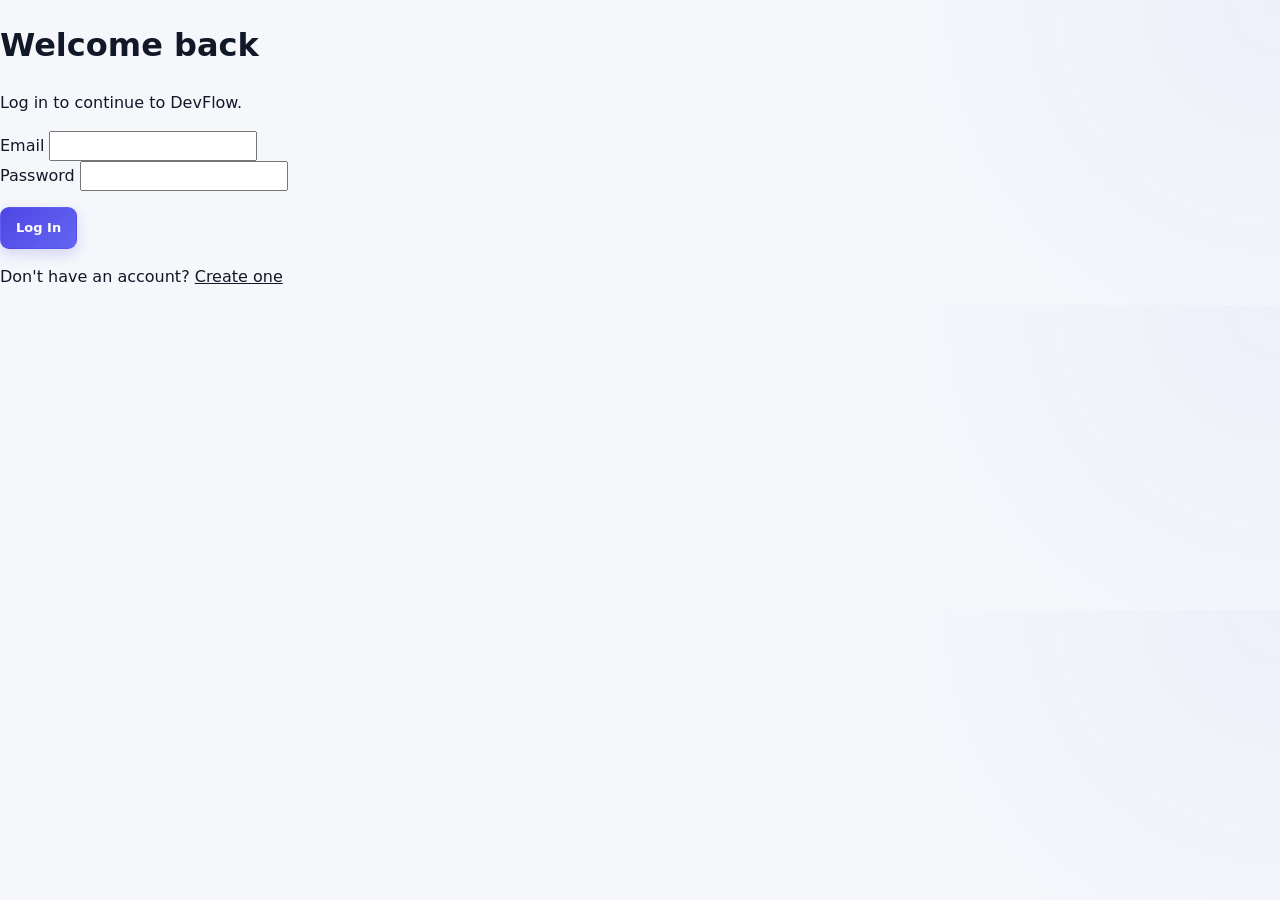
<file: frontend/index.html>
<!DOCTYPE html>
<html lang="en">

<head>

    <meta charset="UTF-8">

    <meta
        name="viewport"
        content="width=device-width, initial-scale=1.0"
    >

    <title>
        DevFlow Dashboard
    </title>

    <link
        rel="stylesheet"
        href="style.css"
    >

</head>


<body>

    <div class="app-layout">


        <!-- =========================
             SIDEBAR
        ========================== -->

        <aside class="sidebar">

            <div class="logo">

                <h1>
                    DevFlow
                </h1>

                <p>
                    Project Management
                </p>

            </div>


            <nav class="sidebar-nav">

                <a
                    href="index.html"
                    class="nav-link active"
                >
                    Dashboard
                </a>


                <a
                    href="projects.html"
                    class="nav-link"
                >
                    Projects
                </a>


                <a
                    href="tasks.html"
                    class="nav-link"
                >
                    Tasks
                </a>


                <a
                    href="clients.html"
                    class="nav-link"
                >
                    Clients
                </a>

            </nav>
            <button type="button" id="logout-button" class="logout-button">Logout</button>

        </aside>



        <!-- =========================
             MAIN CONTENT
        ========================== -->

        <main class="main-content">


            <!-- =========================
                 PAGE HEADER
            ========================== -->

            <header class="page-header">

                <div>

                    <h2>
                        Dashboard
                    </h2>

                    <p>
                        Here's what's happening with your work.
                    </p>

                </div>

            </header>



            <!-- =========================
                 STATISTICS
            ========================== -->

            <section class="stats-grid">


                <div class="stat-card">

                    <span class="stat-label">
                        Total Projects
                    </span>

                    <strong
                        id="total-projects"
                        class="stat-value"
                    >
                        0
                    </strong>

                </div>


                <div class="stat-card">

                    <span class="stat-label">
                        Active Projects
                    </span>

                    <strong
                        id="active-projects"
                        class="stat-value"
                    >
                        0
                    </strong>

                </div>


                <div class="stat-card">

                    <span class="stat-label">
                        Total Tasks
                    </span>

                    <strong
                        id="total-tasks"
                        class="stat-value"
                    >
                        0
                    </strong>

                </div>


                <div class="stat-card">

                    <span class="stat-label">
                        Completed Tasks
                    </span>

                    <strong
                        id="completed-tasks"
                        class="stat-value"
                    >
                        0
                    </strong>

                </div>


            </section>



            <!-- =========================
                 DASHBOARD CONTENT
            ========================== -->

            <section class="dashboard-grid">


                <!-- =========================
                     RECENT PROJECTS
                ========================== -->

                <div class="dashboard-section">

                    <div class="section-header">

                        <div>

                            <h3>
                                Recent Projects
                            </h3>

                            <p>
                                Your latest projects.
                            </p>

                        </div>

                    </div>


                    <div
                        id="recent-projects"
                        class="dashboard-list"
                    >

                        <p class="loading-message">
                            Loading projects...
                        </p>

                    </div>

                </div>



                <!-- =========================
                     RECENT TASKS
                ========================== -->

                <div class="dashboard-section">

                    <div class="section-header">

                        <div>

                            <h3>
                                Recent Tasks
                            </h3>

                            <p>
                                Your latest tasks.
                            </p>

                        </div>

                    </div>


                    <div
                        id="recent-tasks"
                        class="dashboard-list"
                    >

                        <p class="loading-message">
                            Loading tasks...
                        </p>

                    </div>

                </div>


            </section>


        </main>


    </div>


    <script src="auth.js"></script>
    <script src="app.js"></script>

</body>

</html>
</file>
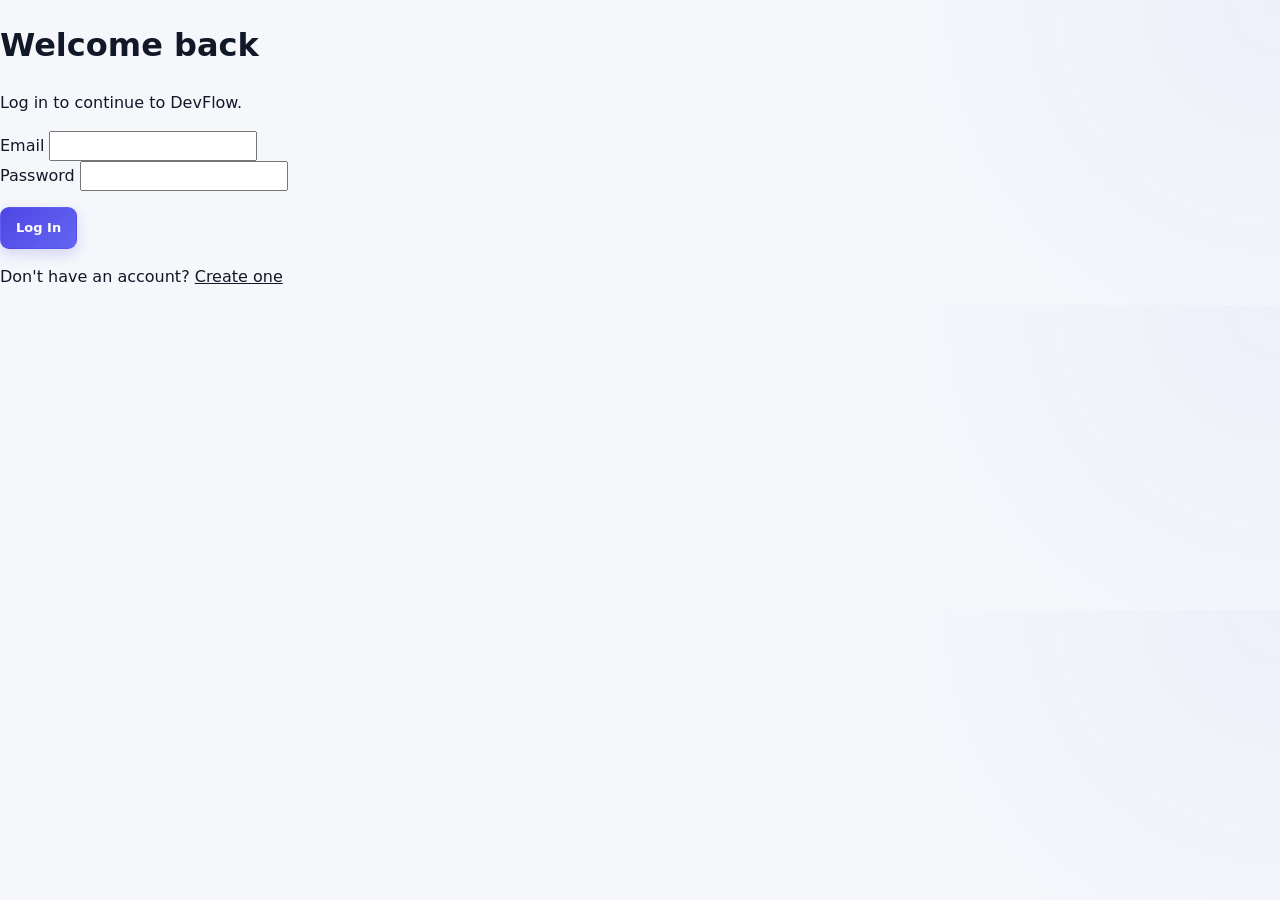
<file: frontend/clients.html>
<!DOCTYPE html>
<html lang="en">

<head>

    <meta charset="UTF-8">

    <meta
        name="viewport"
        content="width=device-width, initial-scale=1.0"
    >

    <title>Clients - DevFlow</title>

    <link
        rel="stylesheet"
        href="style.css"
    >

</head>


<body>

    <div class="app-layout">


        <!-- =================================================
             SIDEBAR
        ================================================== -->

        <aside class="sidebar">

            <div class="logo">

                <h1>
                    DevFlow
                </h1>

                <p>
                    Project Management
                </p>

            </div>


            <nav class="sidebar-nav">

                <a
                    href="index.html"
                    class="nav-link"
                >
                    Dashboard
                </a>


                <a
                    href="projects.html"
                    class="nav-link"
                >
                    Projects
                </a>


                <a
                    href="tasks.html"
                    class="nav-link"
                >
                    Tasks
                </a>


                <a
                    href="clients.html"
                    class="nav-link active"
                >
                    Clients
                </a>

            </nav>


            <button
                type="button"
                id="logout-button"
                class="logout-button"
            >
                Logout
            </button>

        </aside>



        <!-- =================================================
             MAIN CONTENT
        ================================================== -->

        <main class="main-content">


            <!-- =================================================
                 PAGE HEADER
            ================================================== -->

            <header class="page-header clients-page-header">

                <div>

                    <h2>
                        Clients
                    </h2>

                    <p>
                        Manage your clients and keep their information organized.
                    </p>

                </div>


                <button
                    type="button"
                    id="new-client-button"
                    class="primary-button"
                >
                    + New Client
                </button>

            </header>



            <!-- =================================================
                 CLIENTS
            ================================================== -->

            <section>

                <div
                    id="clients-container"
                    class="clients-grid"
                >

                    <div class="empty-state">

                        <h3>
                            Loading clients...
                        </h3>

                        <p>
                            Your clients will appear here.
                        </p>

                    </div>

                </div>

            </section>


        </main>

    </div>



    <!-- =================================================
         CREATE / EDIT CLIENT MODAL
    ================================================== -->

    <div
        id="client-modal"
        class="modal hidden"
    >

        <div class="modal-content">


            <div class="modal-header">

                <div>

                    <h2>
                        Create Client
                    </h2>

                    <p>
                        Add a client to your workspace.
                    </p>

                </div>


                <button
                    type="button"
                    id="close-client-modal"
                    class="close-button"
                    aria-label="Close client modal"
                >
                    &times;
                </button>

            </div>



            <form
                id="client-form"
            >


                <div class="form-group">

                    <label
                        for="client-name"
                    >
                        Name
                    </label>


                    <input
                        type="text"
                        id="client-name"
                        placeholder="e.g. John Doe"
                        required
                    >

                </div>



                <div class="form-group">

                    <label
                        for="client-email"
                    >
                        Email
                    </label>


                    <input
                        type="email"
                        id="client-email"
                        placeholder="client@example.com"
                    >

                </div>



                <div class="form-group">

                    <label
                        for="client-phone"
                    >
                        Phone
                    </label>


                    <input
                        type="tel"
                        id="client-phone"
                        placeholder="+234..."
                    >

                </div>



                <div class="form-group">

                    <label
                        for="client-company"
                    >
                        Company
                    </label>


                    <input
                        type="text"
                        id="client-company"
                        placeholder="Company name"
                    >

                </div>



                <div class="modal-actions">

                    <button
                        type="button"
                        id="cancel-client-button"
                        class="secondary-button"
                    >
                        Cancel
                    </button>


                    <button
                        type="submit"
                        class="primary-button"
                    >
                        Create Client
                    </button>

                </div>


            </form>

        </div>

    </div>



    <!-- =================================================
         DELETE CONFIRMATION MODAL
    ================================================== -->

    <div
        id="confirm-client-modal"
        class="modal hidden"
    >

        <div class="modal-content">


            <div class="modal-header">

                <div>

                    <h2 id="confirm-client-title">
                        Delete Client
                    </h2>

                    <p>
                        This action cannot be undone.
                    </p>

                </div>

            </div>


            <p id="confirm-client-message">
                Are you sure you want to delete this client?
            </p>


            <div class="modal-actions">

                <button
                    type="button"
                    id="cancel-client-delete-button"
                    class="secondary-button"
                >
                    Cancel
                </button>


                <button
                    type="button"
                    id="confirm-client-delete-button"
                    class="danger-button"
                >
                    Delete
                </button>

            </div>


        </div>

    </div>



    <!-- =================================================
         ERROR MODAL
    ================================================== -->

    <div
        id="error-modal"
        class="modal hidden"
    >

        <div class="modal-content">


            <div class="modal-header">

                <div>

                    <h2 id="error-title">
                        Something went wrong
                    </h2>

                </div>

            </div>


            <p id="error-message">
                An unexpected error occurred.
            </p>


            <div class="modal-actions">

                <button
                    type="button"
                    id="close-error-button"
                    class="primary-button"
                >
                    OK
                </button>

            </div>

        </div>

    </div>



    <!-- =================================================
         JAVASCRIPT
    ================================================== -->

    <script src="auth.js"></script>

    <script src="clients.js"></script>

</body>

</html>
</file>
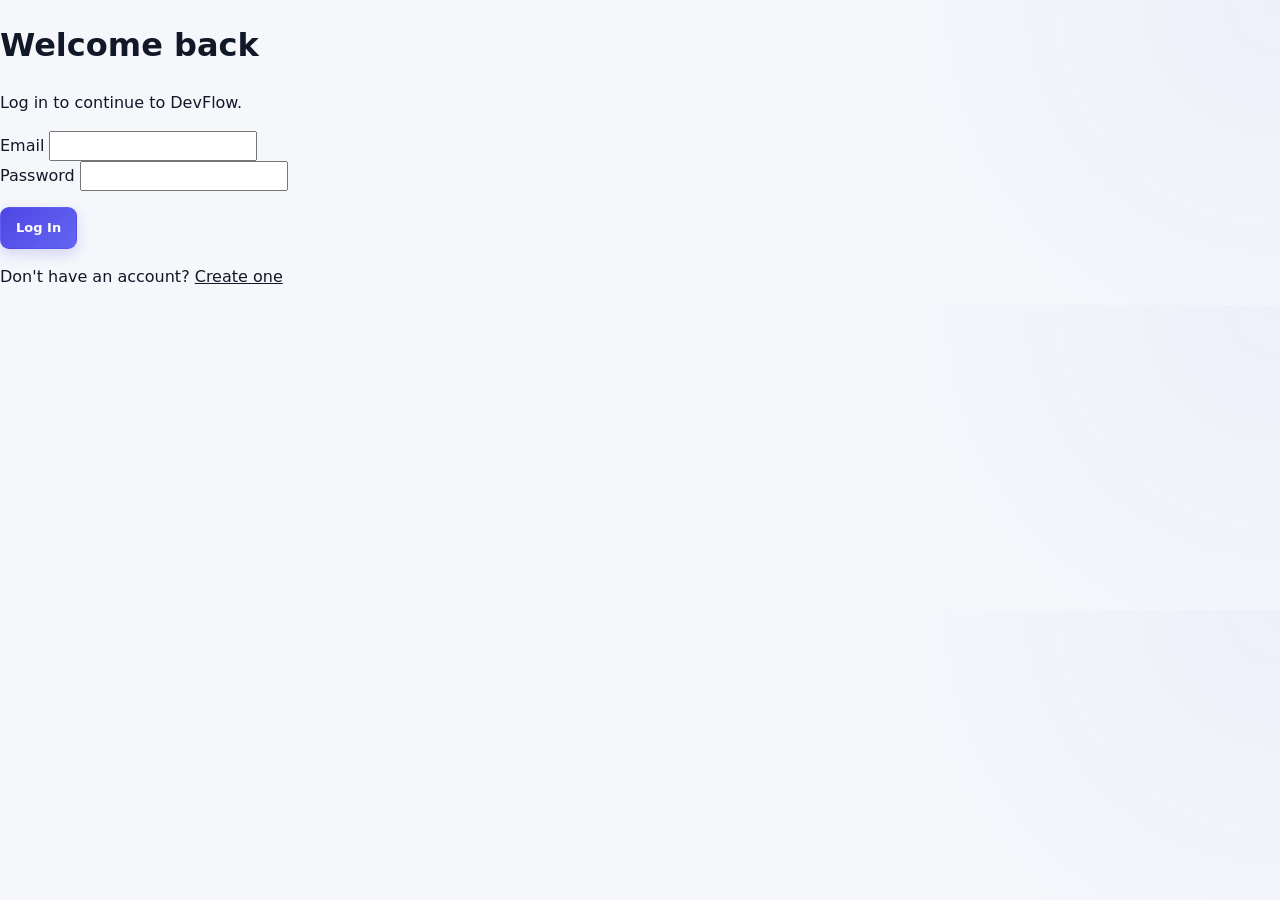
<file: frontend/login.html>
<!DOCTYPE html>
<html lang="en">

<head>

    <meta charset="UTF-8">

    <meta
        name="viewport"
        content="width=device-width, initial-scale=1.0"
    >

    <title>DevFlow - Login</title>

    <link
        rel="stylesheet"
        href="style.css"
    >

</head>


<body>

    <main class="auth-page">

        <div class="auth-card">

            <div class="auth-header">

                <h1>
                    Welcome back
                </h1>

                <p>
                    Log in to continue to DevFlow.
                </p>

            </div>


            <form id="login-form">

                <div class="form-group">

                    <label for="login-email">
                        Email
                    </label>

                    <input
                        type="email"
                        id="login-email"
                        required
                    >

                </div>


                <div class="form-group">

                    <label for="login-password">
                        Password
                    </label>

                    <input
                        type="password"
                        id="login-password"
                        required
                    >

                </div>


                <p
                    id="login-error"
                    class="form-error hidden"
                ></p>


                <button
                    type="submit"
                    class="primary-button auth-button"
                >
                    Log In
                </button>

            </form>


            <div class="auth-footer">

                <p>
                    Don't have an account?
                    <a href="register.html">
                        Create one
                    </a>
                </p>

            </div>

        </div>

    </main>


    <script src="login.js"></script>

</body>

</html>
</file>
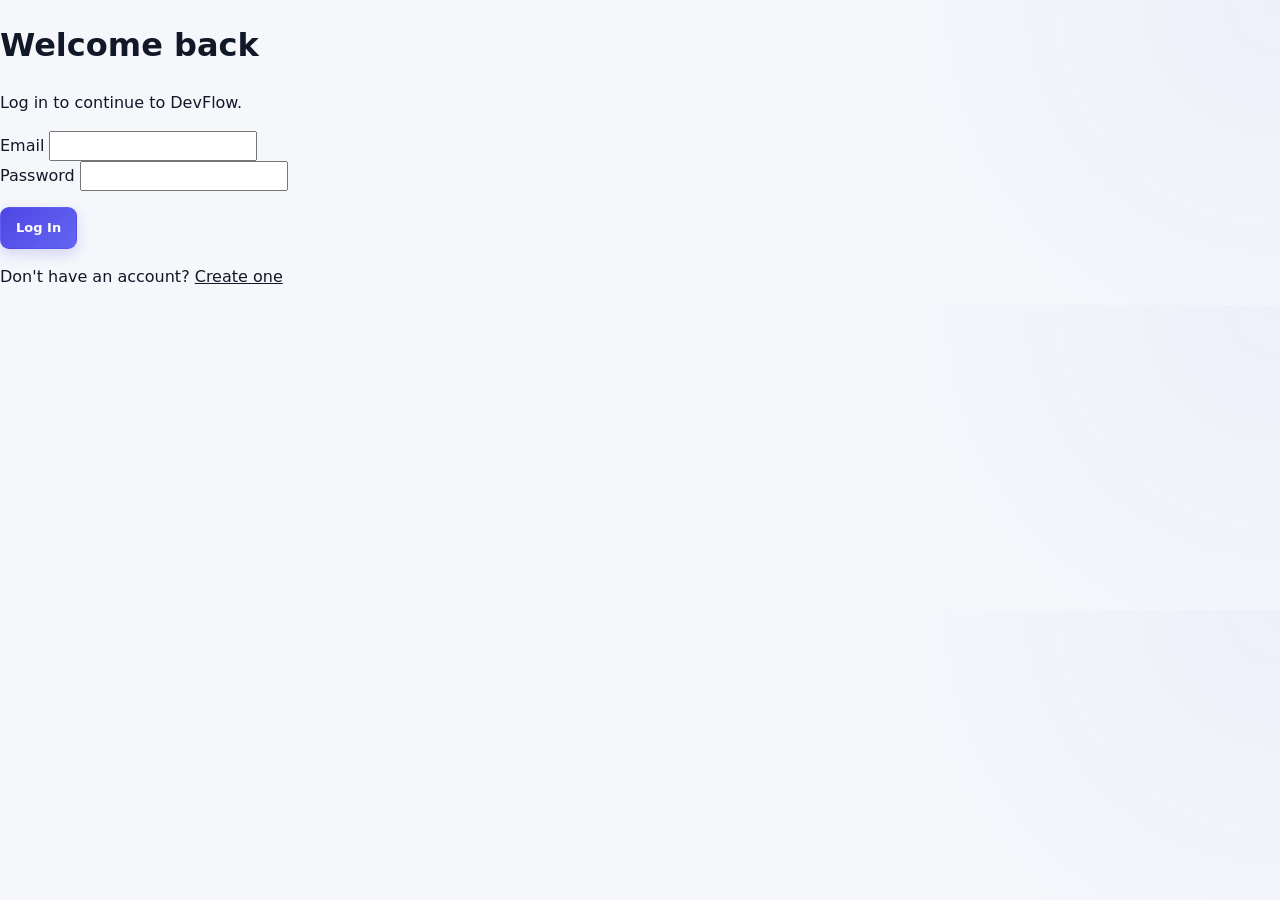
<file: frontend/project.html>
<!DOCTYPE html>
<html lang="en">

<head>

    <meta charset="UTF-8">

    <meta
        name="viewport"
        content="width=device-width, initial-scale=1.0"
    >

    <title>Project Details - DevFlow</title>

    <link
        rel="stylesheet"
        href="style.css"
    >

</head>


<body>

    <div class="app-layout">


        <!-- =================================================
             SIDEBAR
        ================================================== -->

        <aside class="sidebar">

            <div class="logo">

                <h1>
                    DevFlow
                </h1>

                <p>
                    Project Management
                </p>

            </div>


            <nav class="sidebar-nav">

                <a
                    href="index.html"
                    class="nav-link"
                >
                    Dashboard
                </a>


                <a
                    href="projects.html"
                    class="nav-link active"
                >
                    Projects
                </a>


                <a
                    href="tasks.html"
                    class="nav-link"
                >
                    Tasks
                </a>


                <a
                    href="clients.html"
                    class="nav-link"
                >
                    Clients
                </a>

            </nav>


            <button
                type="button"
                id="logout-button"
                class="logout-button"
            >
                Logout
            </button>

        </aside>



        <!-- =================================================
             MAIN CONTENT
        ================================================== -->

        <main class="main-content">


            <!-- =================================================
                 PROJECT HEADER
            ================================================== -->

            <header class="page-header project-details-header">

                <div class="project-details-heading">

                    <a
                        href="projects.html"
                        class="project-back-link"
                    >
                        ← Back to Projects
                    </a>


                    <h2 id="project-name">
                        Project Details
                    </h2>


                    <p id="project-client">
                        Loading project...
                    </p>

                </div>


                <div class="project-header-actions">

                    <a
                        href="index.html"
                        class="secondary-button"
                    >
                        Dashboard
                    </a>

                </div>

            </header>



            <!-- =================================================
                 PROJECT OVERVIEW
            ================================================== -->

            <section class="dashboard-section project-overview-section">

                <div class="section-header">

                    <div>

                        <h3>
                            Project Overview
                        </h3>

                        <p>
                            View project information and manage its details.
                        </p>

                    </div>

                </div>


                <div class="project-overview-grid">


                    <!-- Description -->

                    <div class="project-overview-main">

                        <div class="detail-item">

                            <span class="detail-label">
                                Description
                            </span>


                            <p id="project-description">
                                Loading...
                            </p>

                        </div>

                    </div>



                    <!-- Project Information -->

                    <div class="project-overview-side">

                        <div class="project-summary-card">

                            <span class="detail-label">
                                Client
                            </span>


                            <strong id="project-client-details">
                                Loading...
                            </strong>

                        </div>


                        <div class="project-summary-card">

                            <span class="detail-label">
                                Status
                            </span>


                            <span
                                id="project-status"
                                class="project-status"
                            >
                                Loading...
                            </span>

                        </div>

                    </div>

                </div>



                <!-- Project Progress -->

                <div class="project-progress-section">

                    <div class="project-progress-header">

                        <div>

                            <span class="detail-label">
                                Task Progress
                            </span>

                            <p>
                                Progress is calculated from completed tasks.
                            </p>

                        </div>


                        <strong
                            id="project-progress-value"
                        >
                            0%
                        </strong>

                    </div>


                    <div
                        class="progress-bar project-progress-bar"
                    >

                        <div
                            id="project-progress-fill"
                            class="progress-fill"
                            style="width: 0%"
                        ></div>

                    </div>

                </div>



                <!-- Project Actions -->

                <div class="project-actions">

                    <button
                        type="button"
                        id="edit-project-button"
                        class="primary-button"
                    >
                        Edit Project
                    </button>


                    <button
                        type="button"
                        id="delete-project-button"
                        class="danger-button"
                    >
                        Delete Project
                    </button>

                </div>

            </section>



            <!-- =================================================
                 TASKS SECTION
            ================================================== -->

            <section
                class="dashboard-section tasks-section"
            >

                <div class="section-header">

                    <div>

                        <h3>
                            Project Tasks
                        </h3>


                        <p>
                            Manage the tasks that belong to this project.
                        </p>

                    </div>


                    <button
                        type="button"
                        id="new-task-button"
                        class="primary-button"
                    >
                        + New Task
                    </button>

                </div>



                <div
                    id="tasks-container"
                    class="tasks-list"
                >

                    <div class="empty-state">

                        <h3>
                            No tasks yet
                        </h3>


                        <p>
                            Create your first task for this project.
                        </p>

                    </div>

                </div>

            </section>



            <!-- =================================================
                 EDIT PROJECT MODAL
            ================================================== -->

            <div
                id="edit-modal"
                class="modal hidden"
            >

                <div class="modal-content">


                    <div class="modal-header">

                        <div>

                            <h2>
                                Edit Project
                            </h2>

                            <p>
                                Update your project information.
                            </p>

                        </div>


                        <button
                            type="button"
                            id="close-edit-modal"
                            class="close-button"
                            aria-label="Close edit project modal"
                        >
                            &times;
                        </button>

                    </div>



                    <form
                        id="edit-project-form"
                    >


                        <div class="form-group">

                            <label
                                for="edit-project-name"
                            >
                                Project Name
                            </label>


                            <input
                                type="text"
                                id="edit-project-name"
                                required
                            >

                        </div>



                        <div class="form-group">

                            <label
                                for="edit-project-description"
                            >
                                Description
                            </label>


                            <textarea
                                id="edit-project-description"
                            ></textarea>

                        </div>



                        <div class="form-group">

                            <label
                                for="edit-project-client"
                            >
                                Client
                            </label>


                            <select
                                id="edit-project-client"
                            >

                                <option value="">
                                    No client
                                </option>

                            </select>

                        </div>



                        <div class="form-group">

                            <label
                                for="edit-project-status"
                            >
                                Status
                            </label>


                            <select
                                id="edit-project-status"
                            >

                                <option value="active">
                                    Active
                                </option>


                                <option value="completed">
                                    Completed
                                </option>

                            </select>

                        </div>



                        <div class="form-actions modal-actions">

                            <button
                                type="button"
                                id="cancel-edit-button"
                                class="secondary-button"
                            >
                                Cancel
                            </button>


                            <button
                                type="submit"
                                class="primary-button"
                            >
                                Save Changes
                            </button>

                        </div>


                    </form>

                </div>

            </div>



            <!-- =================================================
                 CREATE TASK MODAL
            ================================================== -->

            <div
                id="task-modal"
                class="modal hidden"
            >

                <div class="modal-content">


                    <div class="modal-header">

                        <div>

                            <h2>
                                Create Task
                            </h2>

                            <p>
                                Add a new task to this project.
                            </p>

                        </div>


                        <button
                            type="button"
                            id="close-task-modal"
                            class="close-button"
                            aria-label="Close create task modal"
                        >
                            &times;
                        </button>

                    </div>



                    <form id="task-form">


                        <div class="form-group">

                            <label
                                for="task-title"
                            >
                                Task Title
                            </label>


                            <input
                                type="text"
                                id="task-title"
                                placeholder="e.g. Build homepage"
                                required
                            >

                        </div>



                        <div class="form-group">

                            <label
                                for="task-description"
                            >
                                Description
                            </label>


                            <textarea
                                id="task-description"
                                placeholder="Describe the task"
                            ></textarea>

                        </div>



                        <div class="form-group">

                            <label
                                for="task-priority"
                            >
                                Priority
                            </label>


                            <select
                                id="task-priority"
                            >

                                <option value="low">
                                    Low
                                </option>


                                <option
                                    value="medium"
                                    selected
                                >
                                    Medium
                                </option>


                                <option value="high">
                                    High
                                </option>

                            </select>

                        </div>



                        <div class="form-group">

                            <label
                                for="task-due-date"
                            >
                                Due Date
                            </label>


                            <input
                                type="date"
                                id="task-due-date"
                            >

                        </div>



                        <div class="form-actions modal-actions">

                            <button
                                type="button"
                                id="cancel-task-button"
                                class="secondary-button"
                            >
                                Cancel
                            </button>


                            <button
                                type="submit"
                                class="primary-button"
                            >
                                Create Task
                            </button>

                        </div>


                    </form>

                </div>

            </div>


        </main>

    </div>



    <!-- =================================================
         EDIT TASK MODAL
    ================================================== -->

    <div
        id="edit-task-modal"
        class="modal hidden"
    >

        <div class="modal-content">


            <div class="modal-header">

                <div>

                    <h2>
                        Edit Task
                    </h2>

                    <p>
                        Update the task details.
                    </p>

                </div>


                <button
                    type="button"
                    class="close-button"
                    id="close-edit-task-button"
                    aria-label="Close edit task modal"
                >
                    &times;
                </button>

            </div>



            <form
                id="edit-task-form"
            >


                <div class="form-group">

                    <label
                        for="edit-task-title"
                    >
                        Task Title
                    </label>


                    <input
                        type="text"
                        id="edit-task-title"
                        required
                    >

                </div>



                <div class="form-group">

                    <label
                        for="edit-task-description"
                    >
                        Description
                    </label>


                    <textarea
                        id="edit-task-description"
                    ></textarea>

                </div>



                <div class="form-group">

                    <label
                        for="edit-task-priority"
                    >
                        Priority
                    </label>


                    <select
                        id="edit-task-priority"
                    >

                        <option value="low">
                            Low
                        </option>


                        <option value="medium">
                            Medium
                        </option>


                        <option value="high">
                            High
                        </option>

                    </select>

                </div>



                <div class="form-group">

                    <label
                        for="edit-task-status"
                    >
                        Status
                    </label>


                    <select
                        id="edit-task-status"
                    >

                        <option value="pending">
                            Pending
                        </option>


                        <option value="in-progress">
                            In Progress
                        </option>


                        <option value="completed">
                            Completed
                        </option>

                    </select>

                </div>



                <div class="form-group">

                    <label
                        for="edit-task-due-date"
                    >
                        Due Date
                    </label>


                    <input
                        type="date"
                        id="edit-task-due-date"
                    >

                </div>



                <div class="modal-actions">

                    <button
                        type="button"
                        id="cancel-edit-task-button"
                        class="secondary-button"
                    >
                        Cancel
                    </button>


                    <button
                        type="submit"
                        class="primary-button"
                    >
                        Save Changes
                    </button>

                </div>


            </form>

        </div>

    </div>



    <!-- =================================================
         CONFIRMATION MODAL
    ================================================== -->

    <div
        id="confirm-modal"
        class="modal hidden"
    >

        <div class="modal-content">


            <h2 id="confirm-title">
                Confirm Action
            </h2>


            <p id="confirm-message">
                Are you sure?
            </p>


            <div class="modal-actions">

                <button
                    type="button"
                    id="cancel-confirm-button"
                    class="secondary-button"
                >
                    Cancel
                </button>


                <button
                    type="button"
                    id="confirm-action-button"
                    class="danger-button"
                >
                    Delete
                </button>

            </div>


        </div>

    </div>



    <!-- =================================================
         ERROR MODAL
    ================================================== -->

    <div
        id="error-modal"
        class="modal hidden"
    >

        <div class="modal-content">

            <h2 id="error-title">
                Something went wrong
            </h2>


            <p id="error-message">
                An unexpected error occurred.
            </p>


            <div class="modal-actions">

                <button
                    type="button"
                    id="close-error-button"
                    class="primary-button"
                >
                    OK
                </button>

            </div>

        </div>

    </div>



    <!-- =================================================
         JAVASCRIPT
    ================================================== -->

    <script src="auth.js"></script>

    <script src="project.js"></script>

    <script src="tasks.js"></script>

</body>

</html>
</file>
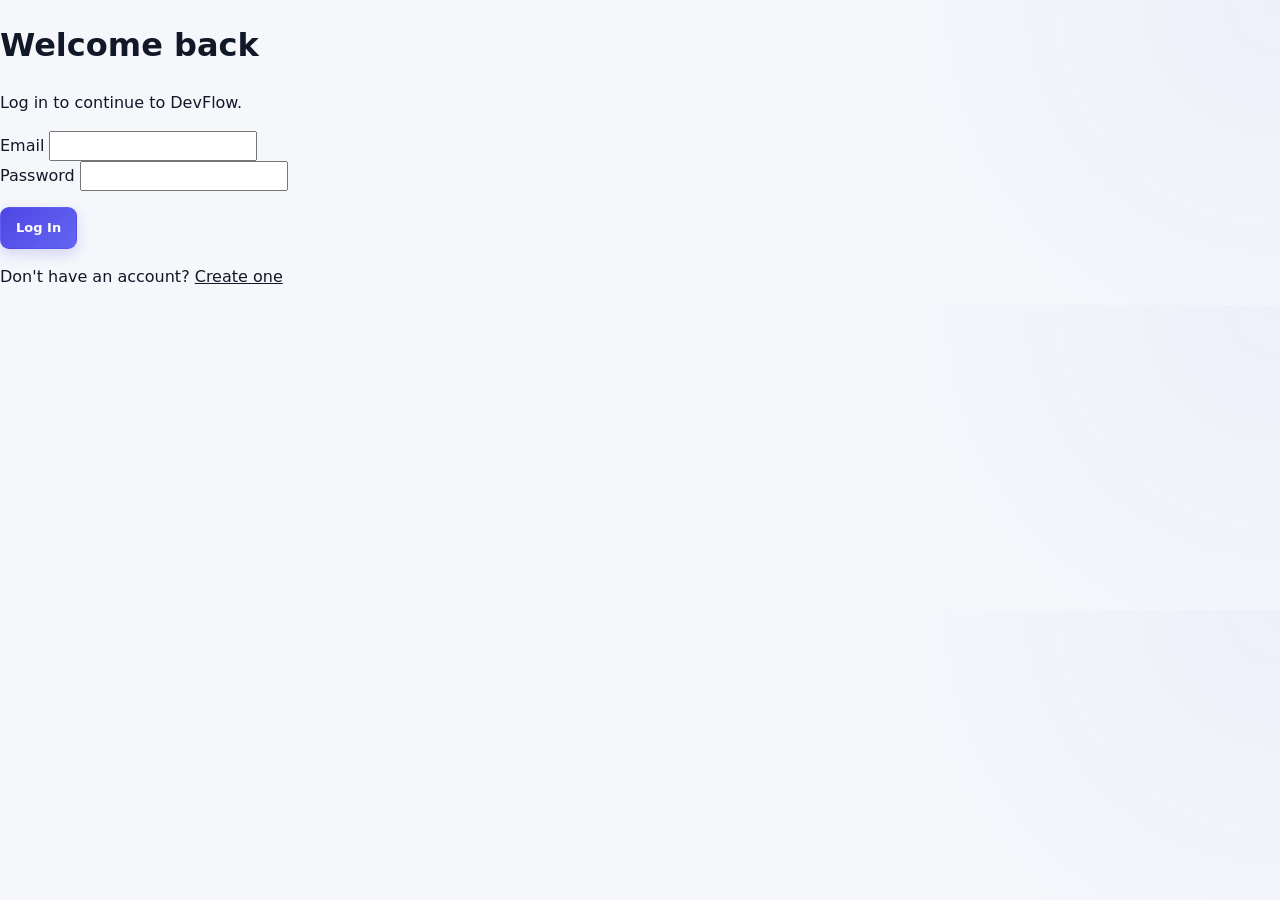
<file: frontend/projects.html>
<!DOCTYPE html>
<html lang="en">

<head>

    <meta charset="UTF-8">

    <meta
        name="viewport"
        content="width=device-width, initial-scale=1.0"
    >

    <title>Projects - DevFlow</title>

    <link
        rel="stylesheet"
        href="style.css"
    >

</head>


<body>

    <div class="app-layout">


        <!-- SIDEBAR -->

        <aside class="sidebar">

            <div class="logo">

                <h1>
                    DevFlow
                </h1>

                <p>
                    Project Management
                </p>

            </div>


            <nav class="sidebar-nav">

                <a
                    href="index.html"
                    class="nav-link"
                >
                    Dashboard
                </a>


                <a
                    href="projects.html"
                    class="nav-link active"
                >
                    Projects
                </a>


                <a
                    href="tasks.html"
                    class="nav-link"
                >
                    Tasks
                </a>


                <a
                    href="clients.html"
                    class="nav-link"
                >
                    Clients
                </a>

            </nav>


            <button
                type="button"
                id="logout-button"
                class="logout-button"
            >
                Logout
            </button>

        </aside>



        <!-- MAIN CONTENT -->

        <main class="main-content">


            <!-- PAGE HEADER -->

            <header class="page-header project-page-header">

                <div>

                    <h2>
                        Projects
                    </h2>

                    <p>
                        Manage your projects and track their progress.
                    </p>

                </div>


                <button
                    type="button"
                    id="new-project-button"
                    class="primary-button"
                >
                    + New Project
                </button>

            </header>



            <!-- PROJECT FILTERS -->

            <section class="project-filters">

                <div class="project-search">

                    <label
                        for="project-search-input"
                        class="sr-only"
                    >
                        Search projects
                    </label>

                    <input
                        type="search"
                        id="project-search-input"
                        placeholder="Search projects..."
                        autocomplete="off"
                    >

                </div>


                <div class="project-status-filter">

                    <label
                        for="project-status-filter"
                        class="sr-only"
                    >
                        Filter projects by status
                    </label>

                    <select
                        id="project-status-filter"
                    >

                        <option value="all">
                            All statuses
                        </option>

                        <option value="active">
                            Active
                        </option>

                        <option value="completed">
                            Completed
                        </option>

                        <option value="on-hold">
                            On Hold
                        </option>

                    </select>

                </div>


                <button
                    type="button"
                    id="clear-project-filters"
                    class="secondary-button"
                >
                    Clear
                </button>

            </section>



            <!-- PROJECT RESULTS -->

            <section>

                <div
                    id="projects-result-summary"
                    class="project-result-summary"
                    aria-live="polite"
                >
                    Showing all projects
                </div>


                <div
                    id="projects-container"
                    class="projects-grid"
                >

                    <div class="empty-state">

                        <h3>
                            Loading projects...
                        </h3>

                    </div>

                </div>

            </section>

        </main>

    </div>



    <!-- CREATE PROJECT MODAL -->

    <div
        id="project-modal"
        class="modal hidden"
    >

        <div class="modal-content">

            <h2>
                Create Project
            </h2>

            <p>
                Add a project to start organizing your work.
            </p>


            <form id="project-form">

                <label for="project-name">
                    Project Name
                </label>

                <input
                    type="text"
                    id="project-name"
                    placeholder="e.g. Business Website"
                    required
                >


                <label for="project-description">
                    Description
                </label>

                <textarea
                    id="project-description"
                    placeholder="What is this project about?"
                ></textarea>


                <label for="project-client">
                    Client
                </label>

                <select id="project-client">

                    <option value="">
                        No client
                    </option>

                </select>


                <div class="modal-actions">

                    <button
                        type="button"
                        id="cancel-project-button"
                        class="secondary-button"
                    >
                        Cancel
                    </button>


                    <button
                        type="submit"
                        class="primary-button"
                    >
                        Create Project
                    </button>

                </div>

            </form>

        </div>

    </div>



    <!-- ERROR MODAL -->

    <div
        id="error-modal"
        class="modal hidden"
    >

        <div class="modal-content">

            <h2 id="error-title">
                Something went wrong
            </h2>

            <p id="error-message">
                An unexpected error occurred.
            </p>


            <div class="modal-actions">

                <button
                    type="button"
                    id="close-error-button"
                    class="primary-button"
                >
                    OK
                </button>

            </div>

        </div>

    </div>



    <script src="auth.js"></script>

    <script src="projects.js?v=2"></script>

</body>

</html>
</file>
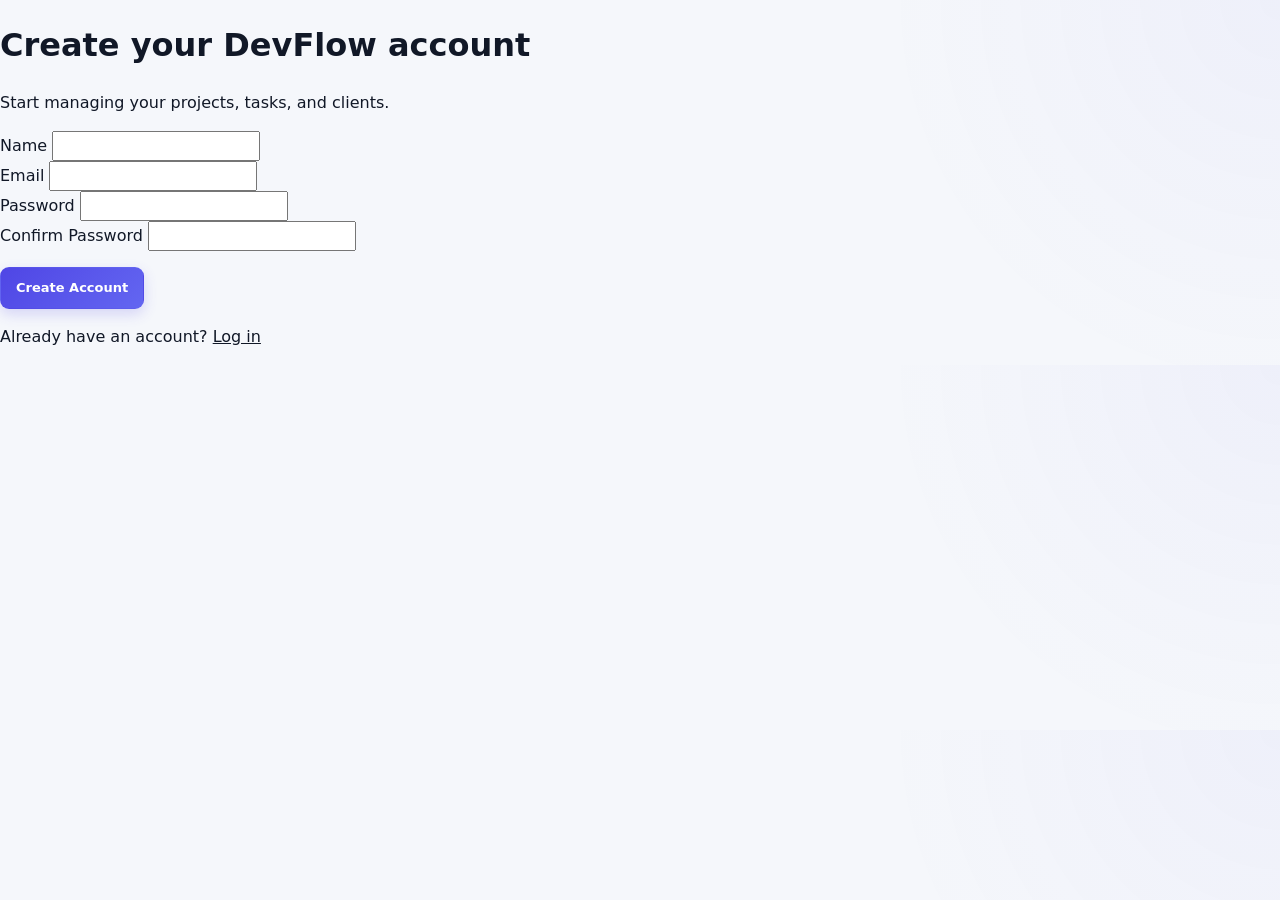
<file: frontend/register.html>
<!DOCTYPE html>
<html lang="en">

<head>

    <meta charset="UTF-8">

    <meta
        name="viewport"
        content="width=device-width, initial-scale=1.0"
    >

    <title>DevFlow - Create Account</title>

    <link
        rel="stylesheet"
        href="style.css"
    >

</head>


<body>

    <main class="auth-page">

        <div class="auth-card">

            <div class="auth-header">

                <h1>
                    Create your DevFlow account
                </h1>

                <p>
                    Start managing your projects,
                    tasks, and clients.
                </p>

            </div>


            <form id="register-form">

                <div class="form-group">

                    <label for="register-name">
                        Name
                    </label>

                    <input
                        type="text"
                        id="register-name"
                        required
                    >

                </div>


                <div class="form-group">

                    <label for="register-email">
                        Email
                    </label>

                    <input
                        type="email"
                        id="register-email"
                        required
                    >

                </div>


                <div class="form-group">

                    <label for="register-password">
                        Password
                    </label>

                    <input
                        type="password"
                        id="register-password"
                        required
                    >

                </div>


                <div class="form-group">

                    <label for="register-confirm-password">
                        Confirm Password
                    </label>

                    <input
                        type="password"
                        id="register-confirm-password"
                        required
                    >

                </div>


                <p
                    id="register-error"
                    class="form-error hidden"
                ></p>


                <button
                    type="submit"
                    class="primary-button auth-button"
                >
                    Create Account
                </button>

            </form>


            <div class="auth-footer">

                <p>
                    Already have an account?
                    <a href="login.html">
                        Log in
                    </a>
                </p>

            </div>

        </div>

    </main>


    <script src="register.js"></script>

</body>

</html>
</file>
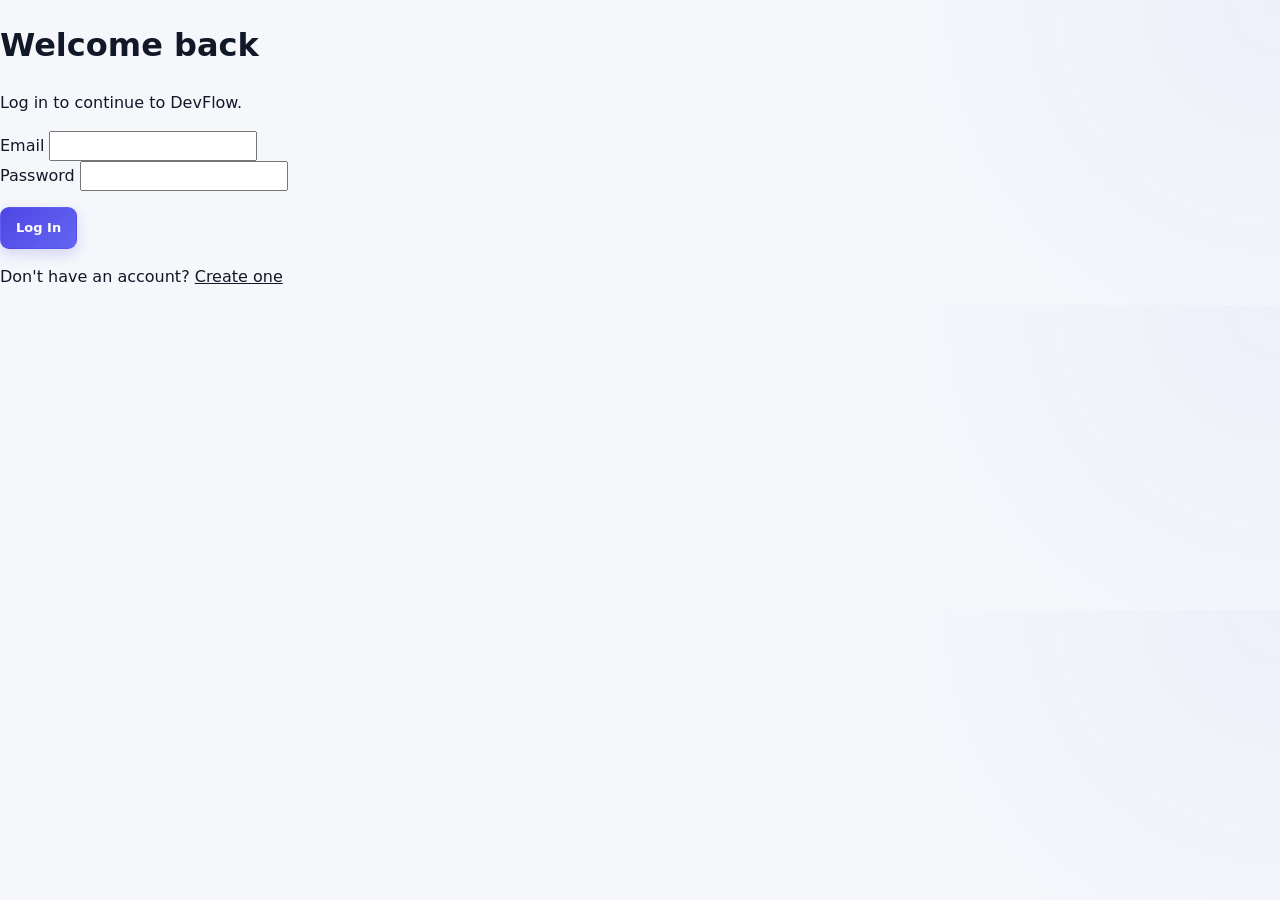
<file: frontend/tasks.html>
<!DOCTYPE html>
<html lang="en">

<head>

    <meta charset="UTF-8">

    <meta
        name="viewport"
        content="width=device-width, initial-scale=1.0"
    >

    <title>Tasks - DevFlow</title>

    <link
        rel="stylesheet"
        href="style.css"
    >

</head>


<body>

    <div class="app-layout">


        <!-- SIDEBAR -->

        <aside class="sidebar">

            <div class="logo">

                <h1>
                    DevFlow
                </h1>

                <p>
                    Project Management
                </p>

            </div>


            <nav class="sidebar-nav">

                <a
                    href="index.html"
                    class="nav-link"
                >
                    Dashboard
                </a>


                <a
                    href="projects.html"
                    class="nav-link"
                >
                    Projects
                </a>


                <a
                    href="tasks.html"
                    class="nav-link active"
                >
                    Tasks
                </a>


                <a
                    href="clients.html"
                    class="nav-link"
                >
                    Clients
                </a>

            </nav>


            <button
                type="button"
                id="logout-button"
                class="logout-button"
            >
                Logout
            </button>

        </aside>



        <!-- MAIN CONTENT -->

        <main class="main-content">


            <!-- PAGE HEADER -->

            <header class="page-header tasks-page-header">

                <div>

                    <h2>
                        Tasks
                    </h2>

                    <p>
                        View your tasks across all projects.
                    </p>

                </div>

            </header>



            <!-- TASK SUMMARY -->

            <section class="task-summary-grid">

                <div class="task-summary-card">

                    <span class="task-summary-label">
                        Total Tasks
                    </span>

                    <strong
                        id="total-tasks"
                        class="task-summary-value"
                    >
                        0
                    </strong>

                </div>


                <div class="task-summary-card">

                    <span class="task-summary-label">
                        Pending
                    </span>

                    <strong
                        id="pending-tasks"
                        class="task-summary-value"
                    >
                        0
                    </strong>

                </div>


                <div class="task-summary-card">

                    <span class="task-summary-label">
                        In Progress
                    </span>

                    <strong
                        id="in-progress-tasks"
                        class="task-summary-value"
                    >
                        0
                    </strong>

                </div>


                <div class="task-summary-card">

                    <span class="task-summary-label">
                        Completed
                    </span>

                    <strong
                        id="completed-tasks"
                        class="task-summary-value"
                    >
                        0
                    </strong>

                </div>

            </section>



            <!-- TASK LIST -->

            <section>

                <div class="section-header tasks-section-header">

                    <div>

                        <h3>
                            All Tasks
                        </h3>

                        <p>
                            Tasks from all your projects.
                        </p>

                    </div>

                </div>


                <div
                    id="tasks-container"
                    class="tasks-page-list"
                >

                    <div class="empty-state">

                        <h3>
                            Loading tasks...
                        </h3>

                        <p>
                            Your tasks will appear here.
                        </p>

                    </div>

                </div>

            </section>


        </main>

    </div>



    <script src="auth.js"></script>

    <script src="tasks-page.js?v=2"></script>

</body>

</html>
</file>
<file: frontend/style.css>
/* =========================================================
   DEVFLOW DESIGN SYSTEM
========================================================= */

:root {
    --primary: #4f46e5;
    --primary-dark: #4338ca;
    --primary-soft: #eef2ff;

    --success: #059669;
    --success-soft: #ecfdf5;

    --warning: #d97706;
    --warning-soft: #fffbeb;

    --danger: #dc2626;
    --danger-dark: #b91c1c;
    --danger-soft: #fef2f2;

    --text-main: #111827;
    --text-secondary: #6b7280;
    --text-light: #9ca3af;

    --background: #f5f7fb;
    --surface: #ffffff;
    --surface-soft: #f9fafb;

    --border: #e5e7eb;
    --border-strong: #d1d5db;

    --sidebar: #111827;
    --sidebar-soft: #1f2937;

    --radius-sm: 8px;
    --radius-md: 12px;
    --radius-lg: 16px;

    --shadow-sm:
        0 1px 2px rgba(15, 23, 42, 0.04);

    --shadow-md:
        0 8px 24px rgba(15, 23, 42, 0.07);

    --transition:
        0.2s ease;
}


/* =========================================================
   GLOBAL STYLES
========================================================= */

* {
    box-sizing: border-box;
}


html {
    scroll-behavior: smooth;
}


body {
    margin: 0;
    font-family:
        Inter,
        ui-sans-serif,
        system-ui,
        -apple-system,
        BlinkMacSystemFont,
        "Segoe UI",
        sans-serif;

    background:
        radial-gradient(
            circle at top right,
            rgba(79, 70, 229, 0.04),
            transparent 30%
        ),
        var(--background);

    color: var(--text-main);

    line-height: 1.5;

    -webkit-font-smoothing: antialiased;
}


button,
input,
textarea,
select {
    font: inherit;
}


button {
    cursor: pointer;
}


button,
a,
input,
textarea,
select {
    -webkit-tap-highlight-color: transparent;
}


a {
    color: inherit;
}


::selection {
    background: #c7d2fe;
    color: #312e81;
}


/* =========================================================
   APP LAYOUT
========================================================= */

.app-layout {
    display: flex;
    min-height: 100vh;
}


/* =========================================================
   SIDEBAR
========================================================= */

.sidebar {
    width: 250px;
    min-height: 100vh;

    background:
        linear-gradient(
            180deg,
            #111827 0%,
            #0f172a 100%
        );

    color: white;

    padding: 28px 18px;

    flex-shrink: 0;

    display: flex;
    flex-direction: column;

    border-right: 1px solid
        rgba(255, 255, 255, 0.05);
}


.logo {
    padding: 0 8px;
}


.logo h1 {
    margin: 0;

    font-size: 25px;
    font-weight: 800;

    letter-spacing: -0.7px;
}


.logo p {
    margin: 5px 0 0;

    color: #9ca3af;

    font-size: 12px;

    letter-spacing: 0.2px;
}


.sidebar-nav {
    display: flex;
    flex-direction: column;

    gap: 6px;

    margin-top: 42px;
}


.nav-link {
    display: flex;
    align-items: center;

    min-height: 44px;

    padding: 11px 13px;

    border-radius: 10px;

    color: #cbd5e1;

    text-decoration: none;

    font-size: 14px;
    font-weight: 500;

    transition:
        background var(--transition),
        color var(--transition),
        transform var(--transition);
}


.nav-link:hover {
    background: rgba(255, 255, 255, 0.07);
    color: white;

    transform: translateX(2px);
}


.nav-link.active {
    background:
        linear-gradient(
            135deg,
            #4f46e5,
            #6366f1
        );

    color: white;

    box-shadow:
        0 6px 18px
        rgba(79, 70, 229, 0.25);
}


/* =========================================================
   LOGOUT
========================================================= */

.logout-button {
    width: 100%;

    min-height: 44px;

    padding: 11px 16px;

    margin-top: auto;

    border: 1px solid
        rgba(255, 255, 255, 0.08);

    border-radius: 10px;

    background:
        rgba(255, 255, 255, 0.05);

    color: #fca5a5;

    font-size: 14px;
    font-weight: 600;

    transition:
        background var(--transition),
        color var(--transition);
}


.logout-button:hover {
    background:
        rgba(220, 38, 38, 0.15);

    color: #fecaca;
}


/* =========================================================
   MAIN CONTENT
========================================================= */

.main-content {
    flex: 1;

    min-width: 0;

    padding: 38px;

    max-width: 1600px;
}


/* =========================================================
   PAGE HEADER
========================================================= */

.page-header {
    margin-bottom: 30px;
}


.page-header h2 {
    margin: 0;

    font-size: clamp(
        26px,
        3vw,
        34px
    );

    line-height: 1.15;

    letter-spacing: -0.8px;
}


.page-header p {
    margin: 8px 0 0;

    color: var(--text-secondary);

    font-size: 14px;
}


/* =========================================================
   STATISTICS
========================================================= */

.stats-grid {
    display: grid;

    grid-template-columns:
        repeat(4, minmax(0, 1fr));

    gap: 16px;
}


.stat-card {
    position: relative;

    background: var(--surface);

    border: 1px solid var(--border);

    border-radius: var(--radius-md);

    padding: 22px;

    box-shadow: var(--shadow-sm);

    overflow: hidden;

    transition:
        transform var(--transition),
        box-shadow var(--transition),
        border-color var(--transition);
}


.stat-card::before {
    content: "";

    position: absolute;

    left: 0;
    top: 0;

    width: 4px;
    height: 100%;

    background:
        linear-gradient(
            180deg,
            var(--primary),
            #818cf8
        );
}


.stat-card:hover {
    transform: translateY(-2px);

    border-color: #c7d2fe;

    box-shadow: var(--shadow-md);
}


.stat-label {
    display: block;

    color: var(--text-secondary);

    font-size: 13px;
    font-weight: 600;

    margin-bottom: 9px;
}


.stat-value {
    display: block;

    font-size: 30px;

    line-height: 1;

    font-weight: 800;

    letter-spacing: -1px;

    color: var(--text-main);
}


/* =========================================================
   DASHBOARD GRID
========================================================= */

.dashboard-grid {
    display: grid;

    grid-template-columns:
        repeat(2, minmax(0, 1fr));

    gap: 20px;

    margin-top: 24px;
}


.dashboard-section {
    background: var(--surface);

    border: 1px solid var(--border);

    border-radius: var(--radius-md);

    padding: 22px;

    box-shadow: var(--shadow-sm);
}


/* =========================================================
   SECTION HEADER
========================================================= */

.section-header {
    display: flex;

    justify-content: space-between;

    align-items: center;

    gap: 16px;

    margin-bottom: 20px;
}


.section-header h3 {
    margin: 0;

    font-size: 18px;

    letter-spacing: -0.2px;
}


.section-header p {
    margin: 5px 0 0;

    color: var(--text-secondary);

    font-size: 13px;
}


/* =========================================================
   DASHBOARD LISTS
========================================================= */

.dashboard-list {
    display: flex;

    flex-direction: column;

    gap: 10px;
}


.loading-message {
    color: var(--text-secondary);

    font-size: 14px;
}


.dashboard-item {
    border: 1px solid var(--border);

    border-radius: var(--radius-sm);

    padding: 15px;

    background: var(--surface-soft);

    transition:
        border-color var(--transition),
        background var(--transition),
        transform var(--transition);
}


.dashboard-item:hover {
    border-color: #c7d2fe;

    background: #fafaff;

    transform: translateY(-1px);
}


.dashboard-item h4 {
    margin: 0 0 5px;

    font-size: 15px;
}


.dashboard-item p {
    margin: 0;

    color: var(--text-secondary);

    font-size: 13px;

    line-height: 1.5;
}


.dashboard-item-meta {
    display: flex;

    flex-wrap: wrap;

    gap: 7px;

    margin-top: 10px;
}


.dashboard-badge {
    display: inline-flex;

    align-items: center;

    min-height: 25px;

    padding: 4px 9px;

    border-radius: 999px;

    background: var(--primary-soft);

    color: #4338ca;

    font-size: 11px;

    font-weight: 700;
}


/* =========================================================
   EMPTY STATE
========================================================= */

.empty-state {
    text-align: center;

    padding: 45px 20px;
}


.empty-state h3 {
    margin: 0 0 7px;

    font-size: 17px;
}


.empty-state p {
    margin: 0;

    color: var(--text-secondary);

    font-size: 14px;
}


/* =========================================================
   PROJECT PAGE
========================================================= */

.project-details {
    display: flex;

    flex-direction: column;

    gap: 22px;
}


.detail-item {
    padding-bottom: 18px;

    border-bottom: 1px solid var(--border);
}


.detail-item:last-child {
    border-bottom: none;
}


.detail-item p {
    margin: 7px 0 0;

    color: var(--text-secondary);

    line-height: 1.6;
}


.project-actions {
    display: flex;

    flex-wrap: wrap;

    gap: 10px;

    margin-top: 24px;
}


.tasks-section {
    margin-top: 26px;
}


.tasks-list {
    display: flex;

    flex-direction: column;

    gap: 12px;
}


/* =========================================================
   TASK CARDS
========================================================= */

.task-card {
    border: 1px solid var(--border);

    border-radius: var(--radius-md);

    padding: 18px;

    background: var(--surface);

    box-shadow: var(--shadow-sm);

    transition:
        border-color var(--transition),
        box-shadow var(--transition),
        transform var(--transition);
}


.task-card:hover {
    border-color: #c7d2fe;

    box-shadow: var(--shadow-md);

    transform: translateY(-1px);
}


.task-card h3 {
    margin: 0 0 8px;

    font-size: 17px;

    letter-spacing: -0.2px;
}


.task-card p {
    color: var(--text-secondary);

    margin: 0 0 12px;

    font-size: 14px;

    line-height: 1.55;
}


.task-meta {
    display: flex;

    flex-wrap: wrap;

    gap: 7px;

    align-items: center;
}


.task-priority,
.task-status {
    display: inline-flex;

    align-items: center;

    min-height: 26px;

    padding: 5px 9px;

    border-radius: 999px;

    font-size: 11px;

    font-weight: 700;
}


.task-priority {
    background: var(--warning-soft);

    color: #92400e;
}


.task-status {
    background: var(--primary-soft);

    color: #3730a3;
}


.task-due-date {
    color: var(--text-secondary);

    font-size: 12px;
}


.task-actions {
    display: flex;

    flex-wrap: wrap;

    gap: 9px;

    margin-top: 16px;
}


/* =========================================================
   BUTTON SYSTEM
========================================================= */

.primary-button,
.secondary-button,
.danger-button {
    min-height: 42px;

    padding: 10px 15px;

    border-radius: 9px;

    font-size: 13px;

    font-weight: 700;

    transition:
        transform var(--transition),
        box-shadow var(--transition),
        background var(--transition),
        border-color var(--transition);
}


.primary-button {
    background:
        linear-gradient(
            135deg,
            var(--primary),
            #6366f1
        );

    color: white;

    border: 1px solid
        transparent;

    box-shadow:
        0 5px 14px
        rgba(79, 70, 229, 0.2);
}


.primary-button:hover {
    background:
        linear-gradient(
            135deg,
            var(--primary-dark),
            #4f46e5
        );

    transform: translateY(-1px);

    box-shadow:
        0 7px 18px
        rgba(79, 70, 229, 0.25);
}


.secondary-button {
    background: white;

    color: var(--text-main);

    border: 1px solid var(--border-strong);
}


.secondary-button:hover {
    background: var(--surface-soft);

    border-color: #a5b4fc;

    transform: translateY(-1px);
}


.danger-button {
    background: var(--danger);

    color: white;

    border: 1px solid transparent;
}


.danger-button:hover {
    background: var(--danger-dark);

    transform: translateY(-1px);
}


/* =========================================================
   PROJECTS PAGE
========================================================= */

.project-page-header {
    display: flex;

    justify-content: space-between;

    align-items: center;

    gap: 20px;
}


.projects-grid {
    display: grid;

    grid-template-columns:
        repeat(3, minmax(0, 1fr));

    gap: 18px;
}


.project-card {
    display: block;

    background: var(--surface);

    border: 1px solid var(--border);

    border-radius: var(--radius-md);

    padding: 20px;

    color: inherit;

    text-decoration: none;

    box-shadow: var(--shadow-sm);

    transition:
        border-color var(--transition),
        transform var(--transition),
        box-shadow var(--transition);
}


.project-card:hover {
    border-color: #a5b4fc;

    transform: translateY(-3px);

    box-shadow: var(--shadow-md);
}


.project-card-header {
    display: flex;

    justify-content: space-between;

    align-items: flex-start;

    gap: 12px;
}


.project-card-header h3 {
    margin: 0;

    font-size: 18px;

    line-height: 1.3;
}


.project-card > p {
    color: var(--text-secondary);

    font-size: 14px;

    line-height: 1.55;

    margin: 13px 0 0;
}


.project-card-client {
    font-weight: 700;
}


.view-project {
    display: inline-block;

    margin-top: 16px;

    color: var(--primary);

    font-size: 13px;

    font-weight: 700;
}


/* =========================================================
   CLICKABLE DASHBOARD CARDS
========================================================= */

.project-dashboard-item,
.task-dashboard-item {
    display: block;

    color: inherit;

    text-decoration: none;

    transition:
        border-color var(--transition),
        transform var(--transition),
        box-shadow var(--transition);
}


.project-dashboard-item:hover,
.task-dashboard-item:hover {
    border-color: #a5b4fc;

    transform: translateY(-2px);

    box-shadow: var(--shadow-sm);
}


/* =========================================================
   TASKS PAGE
========================================================= */

.tasks-page-list {
    display: flex;

    flex-direction: column;

    gap: 14px;
}


.task-page-card {
    display: flex;

    justify-content: space-between;

    align-items: center;

    gap: 20px;

    background: var(--surface);

    border: 1px solid var(--border);

    border-radius: var(--radius-md);

    padding: 20px;

    box-shadow: var(--shadow-sm);

    transition:
        border-color var(--transition),
        transform var(--transition),
        box-shadow var(--transition);
}


.task-page-card:hover {
    border-color: #c7d2fe;

    transform: translateY(-2px);

    box-shadow: var(--shadow-md);
}


.task-page-main {
    min-width: 0;
}


.task-page-main h3 {
    margin: 0 0 8px;

    font-size: 18px;

    line-height: 1.35;
}


.task-page-main p {
    margin: 0 0 14px;

    color: var(--text-secondary);

    line-height: 1.5;

    font-size: 14px;
}


/* =========================================================
   CLIENTS PAGE
========================================================= */

.clients-grid {
    display: grid;

    grid-template-columns:
        repeat(3, minmax(0, 1fr));

    gap: 18px;
}


.client-card {
    background: var(--surface);

    border: 1px solid var(--border);

    border-radius: var(--radius-md);

    padding: 20px;

    box-shadow: var(--shadow-sm);

    transition:
        border-color var(--transition),
        transform var(--transition),
        box-shadow var(--transition);
}


.client-card:hover {
    border-color: #c7d2fe;

    transform: translateY(-3px);

    box-shadow: var(--shadow-md);
}


.client-card-header {
    display: flex;

    justify-content: space-between;

    align-items: flex-start;

    gap: 12px;
}


.client-card-header h3 {
    margin: 0;

    font-size: 18px;
}


.client-company {
    margin: 5px 0 0;

    color: var(--text-secondary);

    font-size: 13px;
}


.client-details {
    margin-top: 18px;
}


.client-details p {
    margin: 8px 0;

    color: var(--text-secondary);

    font-size: 14px;

    overflow-wrap: anywhere;
}


.client-details strong {
    color: var(--text-main);
}


.client-actions {
    display: flex;

    flex-wrap: wrap;

    gap: 9px;

    margin-top: 20px;
}


/* =========================================================
   MODALS
========================================================= */

.modal {
    position: fixed;

    inset: 0;

    z-index: 1000;

    background:
        rgba(15, 23, 42, 0.58);

    backdrop-filter: blur(5px);

    display: flex;

    justify-content: center;

    align-items: center;

    padding: 20px;
}


.modal.hidden {
    display: none;
}


.modal-content {
    width: 100%;

    max-width: 500px;

    max-height: calc(100vh - 40px);

    overflow-y: auto;

    background: var(--surface);

    border: 1px solid
        rgba(255, 255, 255, 0.8);

    border-radius: var(--radius-lg);

    padding: 26px;

    box-shadow:
        0 24px 70px
        rgba(15, 23, 42, 0.22);

    animation:
        modalEnter
        0.18s ease-out;
}


@keyframes modalEnter {

    from {
        opacity: 0;
        transform: translateY(8px)
            scale(0.98);
    }

    to {
        opacity: 1;
        transform: translateY(0)
            scale(1);
    }

}


.modal-content h2 {
    margin: 0 0 7px;

    font-size: 21px;

    letter-spacing: -0.3px;
}


.modal-content form {
    display: flex;

    flex-direction: column;

    gap: 10px;
}


.modal-content label {
    font-size: 13px;

    font-weight: 700;

    color: var(--text-main);

    margin-top: 4px;
}


.modal-content input,
.modal-content textarea,
.modal-content select {
    width: 100%;

    min-height: 44px;

    padding: 10px 12px;

    border: 1px solid var(--border-strong);

    border-radius: 9px;

    background: white;

    color: var(--text-main);

    outline: none;

    transition:
        border-color var(--transition),
        box-shadow var(--transition);
}


.modal-content textarea {
    min-height: 105px;

    resize: vertical;
}


.modal-content input:focus,
.modal-content textarea:focus,
.modal-content select:focus {
    border-color: var(--primary);

    box-shadow:
        0 0 0 3px
        rgba(79, 70, 229, 0.12);
}


.modal-actions {
    display: flex;

    justify-content: flex-end;

    flex-wrap: wrap;

    gap: 9px;

    margin-top: 17px;
}


/* =========================================================
   FOCUS ACCESSIBILITY
========================================================= */

button:focus-visible,
a:focus-visible,
input:focus-visible,
textarea:focus-visible,
select:focus-visible {
    outline: 3px solid
        rgba(99, 102, 241, 0.35);

    outline-offset: 2px;
}


/* =========================================================
   TABLET
========================================================= */

@media (max-width: 1100px) {

    .sidebar {
        width: 220px;
    }


    .main-content {
        padding: 30px;
    }


    .stats-grid {
        grid-template-columns:
            repeat(2, minmax(0, 1fr));
    }


    .projects-grid,
    .clients-grid {
        grid-template-columns:
            repeat(2, minmax(0, 1fr));
    }

}


/* =========================================================
   MOBILE
========================================================= */

@media (max-width: 760px) {

    .app-layout {
        display: block;
    }


    .sidebar {
        width: 100%;

        min-height: auto;

        padding: 17px 16px;

        border-right: none;

        border-bottom: 1px solid
            rgba(255, 255, 255, 0.06);
    }


    .logo {
        padding: 0;
    }


    .logo h1 {
        font-size: 22px;
    }


    .logo p {
        font-size: 11px;
    }


    .sidebar-nav {
        display: flex;

        flex-direction: row;

        gap: 7px;

        margin-top: 18px;

        overflow-x: auto;

        padding-bottom: 3px;

        scrollbar-width: none;
    }


    .sidebar-nav::-webkit-scrollbar {
        display: none;
    }


    .nav-link {
        flex: 0 0 auto;

        min-height: 40px;

        padding: 9px 13px;

        font-size: 13px;

        white-space: nowrap;
    }


    .logout-button {
        margin-top: 14px;

        min-height: 40px;
    }


    .main-content {
        width: 100%;

        padding: 24px 16px 35px;
    }


    .page-header {
        margin-bottom: 23px;
    }


    .page-header h2 {
        font-size: 27px;
    }


    .page-header p {
        font-size: 13px;
    }


    .stats-grid {
        grid-template-columns:
            repeat(2, minmax(0, 1fr));

        gap: 11px;
    }


    .stat-card {
        padding: 17px;
    }


    .stat-label {
        font-size: 11px;

        margin-bottom: 8px;
    }


    .stat-value {
        font-size: 25px;
    }


    .dashboard-grid {
        grid-template-columns: 1fr;

        gap: 15px;

        margin-top: 18px;
    }


    .dashboard-section {
        padding: 17px;
    }


    .section-header {
        align-items: flex-start;

        margin-bottom: 15px;
    }


    .project-page-header {
        flex-direction: column;

        align-items: stretch;

        gap: 14px;
    }


    .project-page-header .primary-button {
        width: 100%;
    }


    .projects-grid,
    .clients-grid {
        grid-template-columns: 1fr;

        gap: 13px;
    }


    .project-card,
    .client-card {
        padding: 17px;
    }


    .task-page-card {
        flex-direction: column;

        align-items: stretch;

        padding: 17px;

        gap: 15px;
    }


    .task-page-card .secondary-button {
        width: 100%;

        text-align: center;
    }


    .task-actions,
    .client-actions,
    .project-actions {
        width: 100%;
    }


    .task-actions button,
    .client-actions button,
    .project-actions button {
        flex: 1;

        min-width: 0;
    }


    .modal {
        align-items: flex-end;

        padding: 10px;
    }


    .modal-content {
        max-height:
            calc(100vh - 20px);

        border-radius:
            18px 18px 12px 12px;

        padding: 21px;

        animation:
            mobileModalEnter
            0.18s ease-out;
    }


    @keyframes mobileModalEnter {

        from {
            opacity: 0;

            transform:
                translateY(18px);
        }

        to {
            opacity: 1;

            transform:
                translateY(0);
        }

    }


    .modal-actions {
        flex-direction: column-reverse;
    }


    .modal-actions button {
        width: 100%;
    }

}


/* =========================================================
   SMALL PHONES
========================================================= */

@media (max-width: 430px) {

    .main-content {
        padding:
            20px 13px 30px;
    }


    .stats-grid {
        grid-template-columns: 1fr 1fr;

        gap: 9px;
    }


    .stat-card {
        padding: 15px;
    }


    .stat-value {
        font-size: 23px;
    }


    .dashboard-section {
        padding: 15px;
    }


    .task-card,
    .project-card,
    .client-card {
        border-radius: 11px;
    }


    .task-actions,
    .client-actions,
    .project-actions {
        flex-direction: column;
    }


    .task-actions button,
    .client-actions button,
    .project-actions button {
        width: 100%;

        flex: none;
    }


    .task-meta,
    .dashboard-item-meta {
        gap: 5px;
    }


    .dashboard-badge,
    .task-priority,
    .task-status {
        font-size: 10px;
    }

}


/* =========================================================
   REDUCED MOTION
========================================================= */

@media (prefers-reduced-motion: reduce) {

    *,
    *::before,
    *::after {
        scroll-behavior: auto !important;

        animation-duration:
            0.01ms !important;

        animation-iteration-count:
            1 !important;

        transition-duration:
            0.01ms !important;
    }

}
/* =========================================================
   DASHBOARD ITEM ENHANCEMENTS
========================================================= */

.dashboard-item-top {
    display: flex;

    justify-content: space-between;

    align-items: flex-start;

    gap: 14px;
}


.dashboard-item-top > div {
    min-width: 0;
}


.dashboard-item-arrow {
    flex-shrink: 0;

    width: 30px;
    height: 30px;

    display: flex;

    align-items: center;
    justify-content: center;

    border-radius: 50%;

    background:
        var(--primary-soft);

    color:
        var(--primary);

    font-size: 17px;

    font-weight: 700;

    transition:
        transform var(--transition),
        background var(--transition),
        color var(--transition);
}


.project-dashboard-item:hover
.dashboard-item-arrow,
.task-dashboard-item:hover
.dashboard-item-arrow {
    transform: translateX(3px);

    background:
        var(--primary);

    color: white;
}


/* =========================================================
   PROJECT PROGRESS
========================================================= */

.progress-header {
    display: flex;

    justify-content: space-between;

    align-items: center;

    gap: 12px;

    margin-top: 15px;

    margin-bottom: 7px;

    color:
        var(--text-secondary);

    font-size: 12px;

    font-weight: 600;
}


.progress-header strong {
    color:
        var(--text-main);

    font-size: 12px;
}


.progress-bar {
    width: 100%;

    height: 7px;

    overflow: hidden;

    border-radius: 999px;

    background:
        #e5e7eb;
}


.progress-fill {
    height: 100%;

    min-width: 0;

    border-radius: inherit;

    background:
        linear-gradient(
            90deg,
            var(--primary),
            #818cf8
        );

    transition:
        width 0.35s ease;
}


/* =========================================================
   DASHBOARD ITEM REFINEMENT
========================================================= */

.project-dashboard-item,
.task-dashboard-item {
    overflow: hidden;
}


.project-dashboard-item h4,
.task-dashboard-item h4 {
    overflow: hidden;

    text-overflow: ellipsis;

    white-space: nowrap;
}


.project-dashboard-item p,
.task-dashboard-item p {
    display: -webkit-box;

    -webkit-box-orient: vertical;

    -webkit-line-clamp: 2;

    overflow: hidden;
}


/* =========================================================
   MOBILE DASHBOARD ITEMS
========================================================= */

@media (max-width: 760px) {

    .dashboard-item-top {
        gap: 10px;
    }


    .dashboard-item-arrow {
        width: 28px;

        height: 28px;

        font-size: 15px;
    }


    .progress-header {
        margin-top: 13px;
    }

}


@media (max-width: 430px) {

    .dashboard-item-top {
        gap: 8px;
    }


    .dashboard-item-arrow {
        width: 26px;

        height: 26px;

        font-size: 14px;
    }


    .progress-bar {
        height: 6px;
    }

}
/* =========================================================
   PROJECT CARD ENHANCEMENTS
========================================================= */

.project-card-title {
    min-width: 0;
}


.project-card-title h3 {
    margin: 0;

    font-size: 18px;

    line-height: 1.35;

    letter-spacing: -0.25px;

    overflow-wrap: anywhere;
}


.project-card-description {
    margin: 13px 0 0;

    color:
        var(--text-secondary);

    font-size: 14px;

    line-height: 1.55;

    display: -webkit-box;

    -webkit-box-orient: vertical;

    -webkit-line-clamp: 3;

    overflow: hidden;
}


/* =========================================================
   PROJECT STATUS
========================================================= */

.project-status {
    display: inline-flex;

    align-items: center;

    justify-content: center;

    flex-shrink: 0;

    min-height: 27px;

    padding: 5px 10px;

    border-radius: 999px;

    font-size: 10px;

    font-weight: 800;

    text-transform: uppercase;

    letter-spacing: 0.35px;

    white-space: nowrap;
}


.status-active {
    background:
        var(--success-soft);

    color:
        #047857;
}


.status-completed {
    background:
        #eef2ff;

    color:
        #4338ca;
}


.status-on-hold {
    background:
        var(--warning-soft);

    color:
        #92400e;
}


.status-default {
    background:
        #f3f4f6;

    color:
        #4b5563;
}


/* =========================================================
   PROJECT INFORMATION
========================================================= */

.project-card-info {
    display: grid;

    grid-template-columns:
        repeat(2, minmax(0, 1fr));

    gap: 10px;

    margin-top: 20px;
}


.project-info-item {
    min-width: 0;

    padding: 11px 12px;

    border:
        1px solid var(--border);

    border-radius:
        var(--radius-sm);

    background:
        var(--surface-soft);
}


.project-info-item span {
    display: block;

    margin-bottom: 4px;

    color:
        var(--text-light);

    font-size: 10px;

    font-weight: 700;

    text-transform: uppercase;

    letter-spacing: 0.35px;
}


.project-info-item strong {
    display: block;

    color:
        var(--text-main);

    font-size: 13px;

    overflow: hidden;

    text-overflow: ellipsis;

    white-space: nowrap;
}


/* =========================================================
   PROJECT OPEN LINK
========================================================= */

.view-project {
    display: flex;

    align-items: center;

    justify-content: space-between;

    gap: 10px;

    width: 100%;

    margin-top: 18px;

    padding-top: 15px;

    border-top:
        1px solid var(--border);

    color:
        var(--primary);

    font-size: 13px;

    font-weight: 800;

    text-decoration: none;

    transition:
        color var(--transition);
}


.view-project span {
    font-size: 17px;

    transition:
        transform var(--transition);
}


.project-card:hover
.view-project span {
    transform:
        translateX(4px);
}


.view-project:hover {
    color:
        var(--primary-dark);
}


/* =========================================================
   PROJECT CARD HEADER REFINEMENT
========================================================= */

.project-card-header {
    align-items: flex-start;
}


.project-card-header > div {
    min-width: 0;
}


/* =========================================================
   MOBILE PROJECT CARDS
========================================================= */

@media (max-width: 760px) {

    .project-card-header {
        gap: 10px;
    }


    .project-card-title h3 {
        font-size: 17px;
    }


    .project-card-description {
        font-size: 13px;
    }


    .project-card-info {
        gap: 8px;

        margin-top: 17px;
    }


    .project-info-item {
        padding:
            10px;
    }

}


@media (max-width: 430px) {

    .project-card-info {
        grid-template-columns:
            1fr;
    }


    .project-status {
        min-height: 25px;

        padding:
            4px 8px;

        font-size: 9px;
    }


    .project-info-item strong {
        font-size: 12px;
    }

}

/* =========================================================
   CLIENTS PAGE ENHANCEMENTS
========================================================= */

.clients-page-header {
    align-items: center;
}


/* =========================================================
   CLIENT CARD
========================================================= */

.client-card {
    position: relative;
    overflow: hidden;
    transition:
        transform 0.2s ease,
        box-shadow 0.2s ease,
        border-color 0.2s ease;
}


.client-card::before {
    content: "";
    position: absolute;
    top: 0;
    left: 0;
    right: 0;
    height: 3px;
    background: var(--primary);
    opacity: 0;
    transition: opacity 0.2s ease;
}


.client-card:hover {
    transform: translateY(-3px);
}


.client-card:hover::before {
    opacity: 1;
}


/* =========================================================
   CLIENT IDENTITY
========================================================= */

.client-identity {
    display: flex;
    align-items: center;
    gap: 12px;
    min-width: 0;
}


.client-avatar {
    width: 46px;
    height: 46px;
    flex-shrink: 0;
    display: flex;
    align-items: center;
    justify-content: center;
    border-radius: 14px;
    background: var(--primary);
    color: white;
    font-size: 18px;
    font-weight: 700;
    letter-spacing: 0.02em;
}


.client-card-title {
    min-width: 0;
}


.client-card-title h3 {
    margin: 0;
    overflow: hidden;
    text-overflow: ellipsis;
    white-space: nowrap;
}


.client-company {
    margin: 4px 0 0;
    color: var(--text-muted);
    font-size: 13px;
}


/* =========================================================
   PROJECT COUNT
========================================================= */

.client-project-count {
    flex-shrink: 0;
    padding: 6px 9px;
    border: 1px solid var(--border);
    border-radius: 999px;
    color: var(--text-muted);
    background: var(--background);
    font-size: 12px;
    font-weight: 600;
    white-space: nowrap;
}


/* =========================================================
   CLIENT DETAILS
========================================================= */

.client-details {
    display: flex;
    flex-direction: column;
    gap: 10px;
}


.client-details p {
    display: flex;
    flex-direction: column;
    gap: 3px;
    margin: 0;
    min-width: 0;
}


.client-details strong {
    color: var(--text-muted);
    font-size: 11px;
    font-weight: 600;
    text-transform: uppercase;
    letter-spacing: 0.06em;
}


.client-details span {
    overflow: hidden;
    color: var(--text);
    font-size: 14px;
    text-overflow: ellipsis;
    white-space: nowrap;
}


/* =========================================================
   CLIENT ACTIONS
========================================================= */

.client-actions {
    display: flex;
    gap: 10px;
    margin-top: 18px;
}


.client-actions button {
    flex: 1;
}


/* =========================================================
   CLIENT CARD HEADER
========================================================= */

.client-card-header {
    align-items: flex-start;
    gap: 12px;
}


/* =========================================================
   MOBILE CLIENT CARDS
========================================================= */

@media (max-width: 700px) {

    .clients-page-header {
        align-items: stretch;
    }


    .clients-page-header .primary-button {
        width: 100%;
    }


    .client-card-header {
        flex-wrap: wrap;
    }


    .client-project-count {
        margin-left: 58px;
        margin-top: -4px;
    }

}


@media (max-width: 480px) {

    .client-avatar {
        width: 42px;
        height: 42px;
        border-radius: 12px;
        font-size: 16px;
    }


    .client-card-title h3 {
        max-width: 180px;
    }


    .client-actions {
        flex-direction: column;
    }


    .client-actions button {
        width: 100%;
    }


    .client-project-count {
        margin-left: 0;
    }

}

/* =========================================================
   TASKS PAGE ENHANCEMENTS
========================================================= */

.tasks-page-header {
    align-items: center;
}


/* =========================================================
   TASK SUMMARY
========================================================= */

.task-summary-grid {
    display: grid;
    grid-template-columns: repeat(4, minmax(0, 1fr));
    gap: 16px;
    margin-bottom: 28px;
}


.task-summary-card {
    position: relative;
    overflow: hidden;
    padding: 20px;
    border: 1px solid var(--border);
    border-radius: var(--radius);
    background: var(--surface);
    box-shadow: var(--shadow-sm);
}


.task-summary-card::after {
    content: "";
    position: absolute;
    right: -18px;
    bottom: -22px;
    width: 70px;
    height: 70px;
    border: 12px solid var(--primary);
    border-radius: 50%;
    opacity: 0.06;
}


.task-summary-label {
    display: block;
    margin-bottom: 8px;
    color: var(--text-muted);
    font-size: 13px;
    font-weight: 600;
}


.task-summary-value {
    display: block;
    color: var(--text);
    font-size: 30px;
    line-height: 1;
}


/* =========================================================
   TASK SECTION
========================================================= */

.tasks-section-header {
    margin-bottom: 16px;
}


/* =========================================================
   TASK PAGE LIST
========================================================= */

.tasks-page-list {
    display: flex;
    flex-direction: column;
    gap: 14px;
}


/* =========================================================
   TASK PAGE CARD
========================================================= */

.task-page-card {
    display: flex;
    align-items: center;
    justify-content: space-between;
    gap: 24px;
    padding: 20px;
    border: 1px solid var(--border);
    border-radius: var(--radius);
    background: var(--surface);
    box-shadow: var(--shadow-sm);
    transition:
        transform 0.2s ease,
        box-shadow 0.2s ease,
        border-color 0.2s ease;
}


.task-page-card:hover {
    transform: translateY(-2px);
    box-shadow: var(--shadow);
    border-color: var(--primary);
}


.task-page-main {
    min-width: 0;
    flex: 1;
}


/* =========================================================
   TASK HEADER
========================================================= */

.task-page-card-header {
    display: flex;
    align-items: flex-start;
    justify-content: space-between;
    gap: 16px;
}


.task-page-card-header h3 {
    margin: 0 0 5px;
    color: var(--text);
    font-size: 17px;
}


.task-page-card-header p {
    margin: 0;
    max-width: 650px;
    color: var(--text-muted);
    font-size: 14px;
    line-height: 1.5;
}


/* =========================================================
   STATUS BADGES
========================================================= */

.task-status-badge {
    flex-shrink: 0;
    padding: 6px 10px;
    border-radius: 999px;
    font-size: 11px;
    font-weight: 700;
    white-space: nowrap;
}


.task-status-completed {
    color: var(--success);
    background: rgba(34, 197, 94, 0.10);
}


.task-status-progress {
    color: var(--primary);
    background: rgba(59, 130, 246, 0.10);
}


.task-status-pending {
    color: var(--warning);
    background: rgba(245, 158, 11, 0.10);
}


.task-status-default {
    color: var(--text-muted);
    background: var(--background);
}


/* =========================================================
   TASK META
========================================================= */

.task-page-meta {
    display: flex;
    flex-wrap: wrap;
    gap: 18px;
    margin-top: 16px;
}


.task-page-meta-item {
    display: flex;
    flex-direction: column;
    gap: 3px;
    min-width: 100px;
}


.task-page-meta-item span {
    color: var(--text-muted);
    font-size: 10px;
    font-weight: 600;
    text-transform: uppercase;
    letter-spacing: 0.06em;
}


.task-page-meta-item strong {
    color: var(--text);
    font-size: 13px;
    font-weight: 600;
}


/* =========================================================
   VIEW PROJECT BUTTON
========================================================= */

.task-view-button {
    flex-shrink: 0;
    white-space: nowrap;
}


.task-view-button span {
    margin-left: 5px;
}


/* =========================================================
   TABLET
========================================================= */

@media (max-width: 900px) {

    .task-summary-grid {
        grid-template-columns: repeat(2, minmax(0, 1fr));
    }

}


/* =========================================================
   MOBILE
========================================================= */

@media (max-width: 700px) {

    .task-summary-grid {
        gap: 12px;
    }


    .task-summary-card {
        padding: 16px;
    }


    .task-summary-value {
        font-size: 26px;
    }


    .task-page-card {
        align-items: stretch;
        flex-direction: column;
        gap: 18px;
        padding: 17px;
    }


    .task-page-card:hover {
        transform: none;
    }


    .task-page-card-header {
        flex-direction: column;
        gap: 10px;
    }


    .task-status-badge {
        align-self: flex-start;
    }


    .task-view-button {
        width: 100%;
        justify-content: center;
    }

}


/* =========================================================
   SMALL PHONES
========================================================= */

@media (max-width: 480px) {

    .task-summary-grid {
        grid-template-columns: 1fr 1fr;
    }


    .task-summary-card {
        padding: 14px;
    }


    .task-summary-label {
        font-size: 12px;
    }


    .task-summary-value {
        font-size: 24px;
    }


    .task-page-meta {
        display: grid;
        grid-template-columns: 1fr 1fr;
        gap: 12px;
    }


    .task-page-meta-item {
        min-width: 0;
    }

}
</file>
